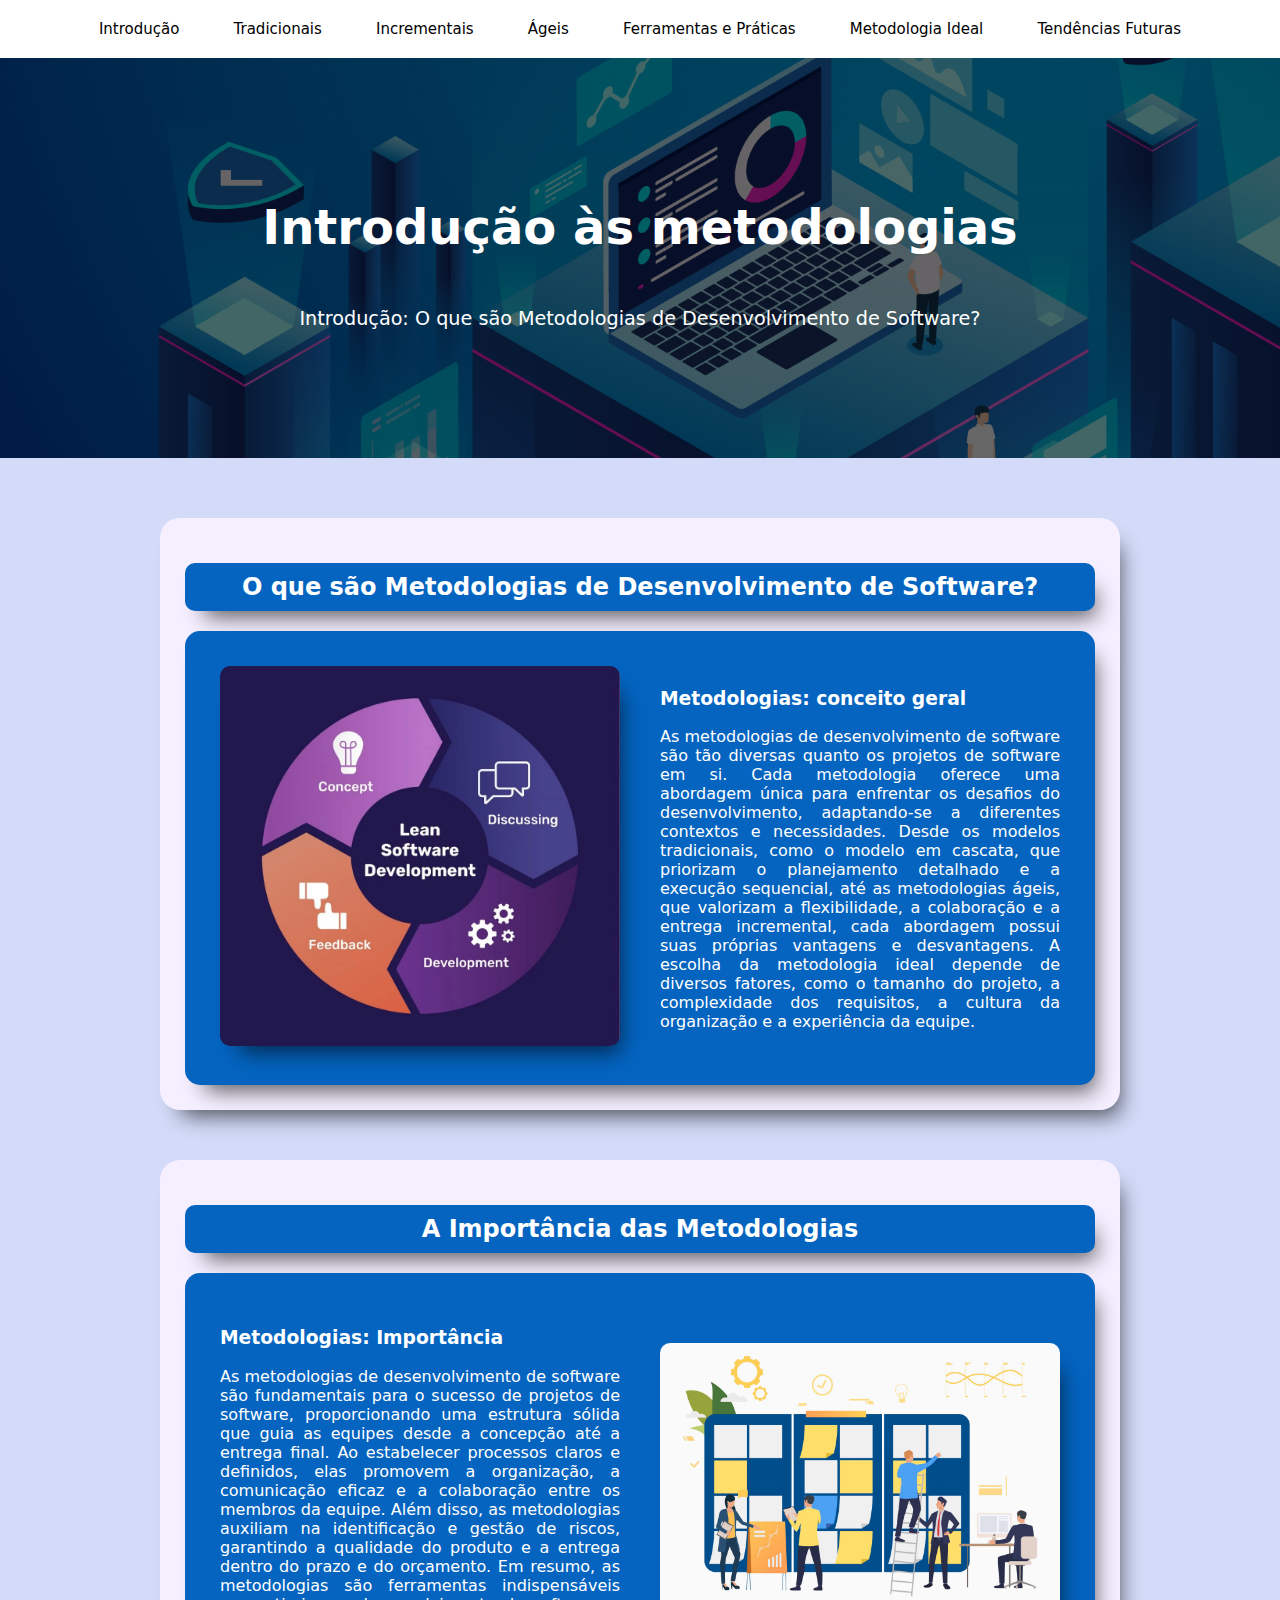
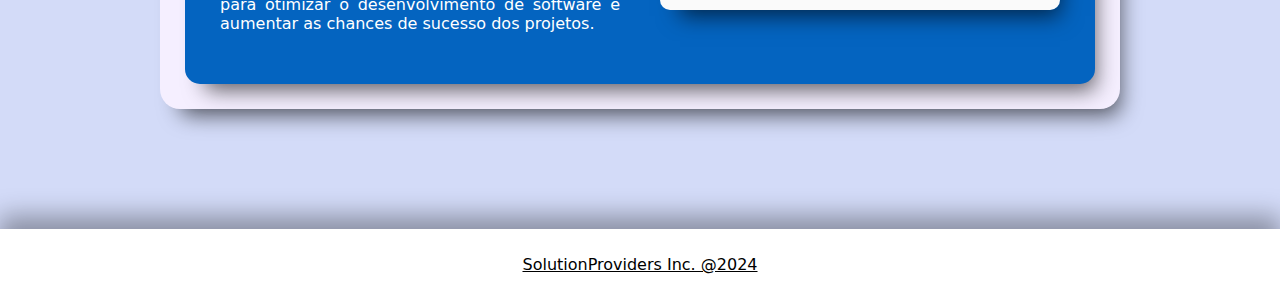
<file: pages/index.html>
<!DOCTYPE html>
<html lang="en">

<head>
    <meta charset="UTF-8" />
    <meta name="viewport" content="width=device-width, initial-scale=1.0" />
    <link rel="stylesheet" href="../themes/styles.css" />
    <link rel="stylesheet" href="../themes/fonts.css" />
    <title>Introdução às Metodologias</title>
</head>

<body>

    <nav>
        <ul>
            <li><a href="../pages/index.html">Introdução</a></li>
            <li><a href="../pages/tradicionais.html">Tradicionais</a></li>
            <li><a href="../pages/incrementais.html">Incrementais</a></li>
            <li><a href="../pages/ageis.html">Ágeis</a></li>
            <li><a href="../pages/ferramentas.html">Ferramentas e Práticas</a></li>
            <li><a href="../pages/metodologia_ideal.html">Metodologia Ideal</a></li>
            <li><a href="../pages/tendencias.html">Tendências Futuras</a></li>
        </ul>
    </nav>

    <div class="hero" style="background-image: url(../src/assets/image1.jpg);">
        <h1>Introdução às metodologias</h1>
        <p>Introdução: O que são Metodologias de Desenvolvimento de Software?</p>
    </div>


    <div class="container">
        <section class="card">
            <h2>O que são Metodologias de Desenvolvimento de Software?</h2>
            <div class="content-row">
                <div class="content-col">
                    <img style="max-width: 400px;" src="../src/assets/a1.jpeg" alt="Imagem padrão de referência">
                </div>
                <div class="content-col">
                    <h3>Metodologias: conceito geral</h3>

                    <p>As metodologias de desenvolvimento de software são tão diversas quanto os projetos de software em
                        si. Cada metodologia oferece uma abordagem única para enfrentar os desafios do desenvolvimento,
                        adaptando-se a diferentes contextos e necessidades. Desde os modelos tradicionais, como o modelo
                        em cascata, que priorizam o planejamento detalhado e a execução sequencial, até as metodologias
                        ágeis, que valorizam a flexibilidade, a colaboração e a entrega incremental, cada abordagem
                        possui suas próprias vantagens e desvantagens. A escolha da metodologia ideal depende de
                        diversos fatores, como o tamanho do projeto, a complexidade dos requisitos, a cultura da
                        organização e a experiência da equipe.
                    </p>
                </div>
            </div>
        </section>
        <section class="card">
            <h2>A Importância das Metodologias</h2>
            <div class="content-row">
                <div class="content-col">
                    <h3>Metodologias: Importância</h3>
                    <p>As metodologias de desenvolvimento de software são fundamentais para o sucesso
                        de projetos de software, proporcionando uma estrutura sólida que guia as equipes
                        desde a concepção até a entrega final. Ao estabelecer processos claros e
                        definidos, elas promovem a organização, a comunicação eficaz e a colaboração
                        entre os membros da equipe. Além disso, as metodologias auxiliam na
                        identificação e gestão de riscos, garantindo a qualidade do produto e a
                        entrega dentro do prazo e do orçamento. Em resumo, as metodologias são
                        ferramentas indispensáveis para otimizar o desenvolvimento de software e
                        aumentar as chances de sucesso dos projetos.
                    </p>
                </div>
                <div class="content-col">
                    <img style="max-width: 400px;" src="../src/assets/a2.jpg" alt="Imagem padrão de referência">
                </div>
            </div>
        </section>
    </div>

    <footer>
        <p>SolutionProviders Inc. @2024 </p>
    </footer>

</body </html>
</file>
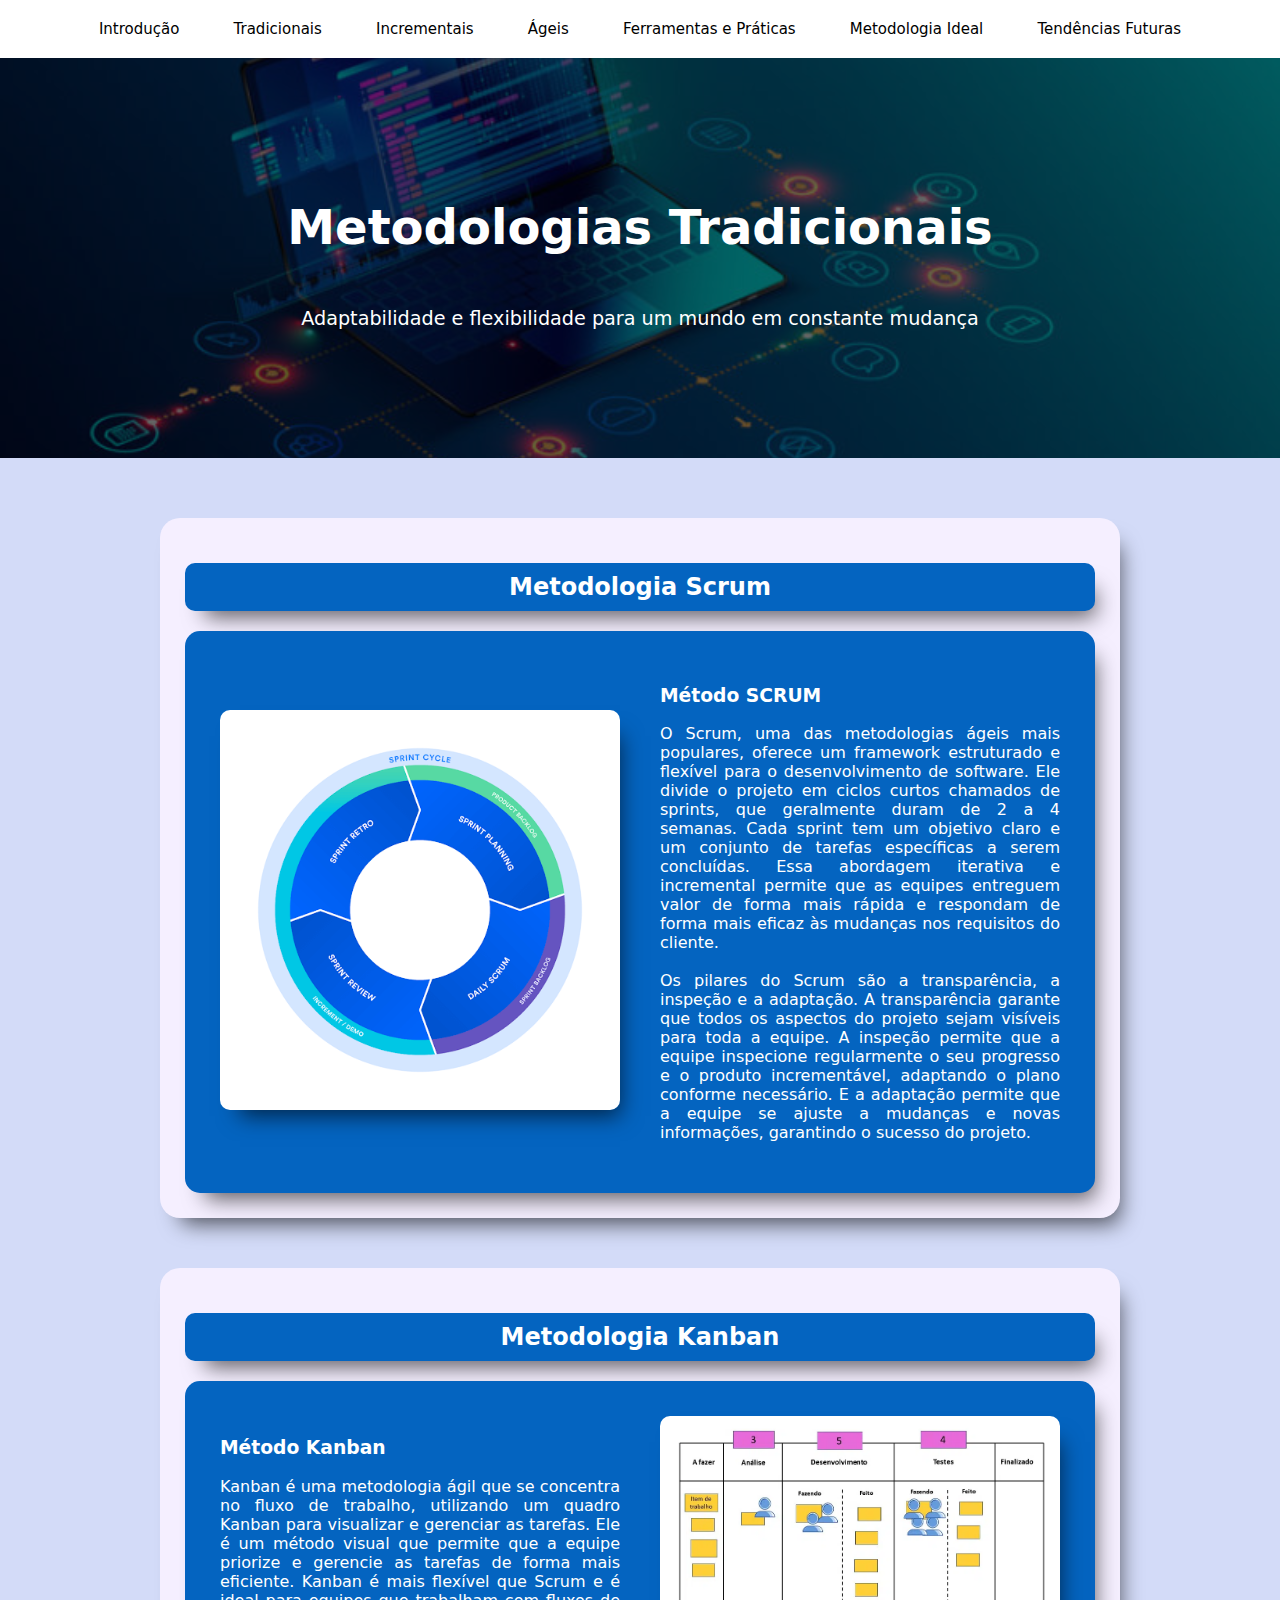
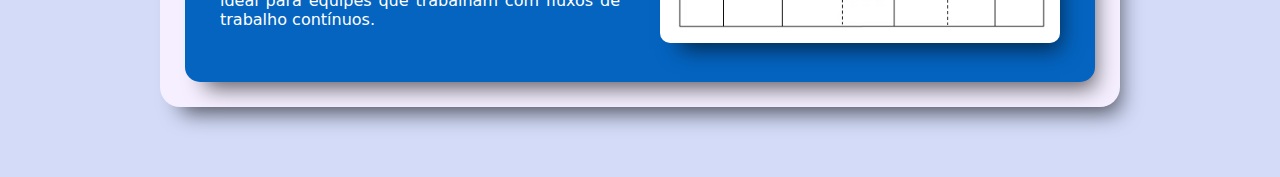
<file: pages/ageis.html>
<!DOCTYPE html>
<html lang="en">

<head>
    <meta charset="UTF-8" />
    <meta name="viewport" content="width=device-width, initial-scale=1.0" />
    <link rel="stylesheet" href="../themes/styles.css" />
    <link rel="stylesheet" href="../themes/fonts.css" />
    <title>Metodologias Ágeis</title>
</head>

<body>

    <nav>
        <ul>
            <li><a href="../pages/index.html">Introdução</a></li>
            <li><a href="../pages/tradicionais.html">Tradicionais</a></li>
            <li><a href="../pages/incrementais.html">Incrementais</a></li>
            <li><a href="../pages/ageis.html">Ágeis</a></li>
            <li><a href="../pages/ferramentas.html">Ferramentas e Práticas</a></li>
            <li><a href="../pages/metodologia_ideal.html">Metodologia Ideal</a></li>
            <li><a href="../pages/tendencias.html">Tendências Futuras</a></li>
        </ul>
    </nav>

    <div class="hero" style="background-image: url(../src/assets/image2.jpg);">
        <h1>Metodologias Tradicionais</h1>
        <p>Adaptabilidade e flexibilidade para um mundo em constante mudança</p>
    </div>

    <div class="container">
        <section class="card">
            <h2>Metodologia Scrum</h2>
            <div class="content-row">
                <div class="content-col">
                    <img style="max-width: 400px;" src="../src/assets/d1.png" alt="Imagem padrão de referência">
                </div>
                <div class="content-col">
                    <h3>Método SCRUM</h3>
                    <p>O Scrum, uma das metodologias ágeis mais populares, oferece um framework estruturado e flexível
                        para o desenvolvimento de software. Ele divide o projeto em ciclos curtos chamados de sprints,
                        que geralmente duram de 2 a 4 semanas. Cada sprint tem um objetivo claro e um conjunto de
                        tarefas específicas a serem concluídas. Essa abordagem iterativa e incremental permite que as
                        equipes entreguem valor de forma mais rápida e respondam de forma mais eficaz às mudanças nos
                        requisitos do cliente.
                        <br> <br>
                        Os pilares do Scrum são a transparência, a inspeção e a adaptação. A transparência garante que
                        todos os aspectos do projeto sejam visíveis para toda a equipe. A inspeção permite que a equipe
                        inspecione regularmente o seu progresso e o produto incrementável, adaptando o plano conforme
                        necessário. E a adaptação permite que a equipe se ajuste a mudanças e novas informações,
                        garantindo o sucesso do projeto.
                    </p>
                </div>
            </div>
        </section>
        <section class="card">
            <h2>Metodologia Kanban</h2>
            <div class="content-row">
                <div class="content-col">
                    <h3>Método Kanban</h3>
                    <p>Kanban é uma metodologia ágil que se concentra no fluxo de trabalho, utilizando um quadro Kanban
                        para visualizar e gerenciar as tarefas. Ele é um método visual que permite que a equipe priorize
                        e gerencie as tarefas de forma mais eficiente. Kanban é mais flexível que Scrum e é ideal para
                        equipes que trabalham com fluxos de trabalho contínuos.
                    </p>
                </div>
                <div class="content-col">
                    <img style="max-width: 400px;" src="../src/assets/d2.jpeg" alt="Imagem padrão de referência">
                </div>
            </div>
        </section>
    </div>

</body </html>
</file>
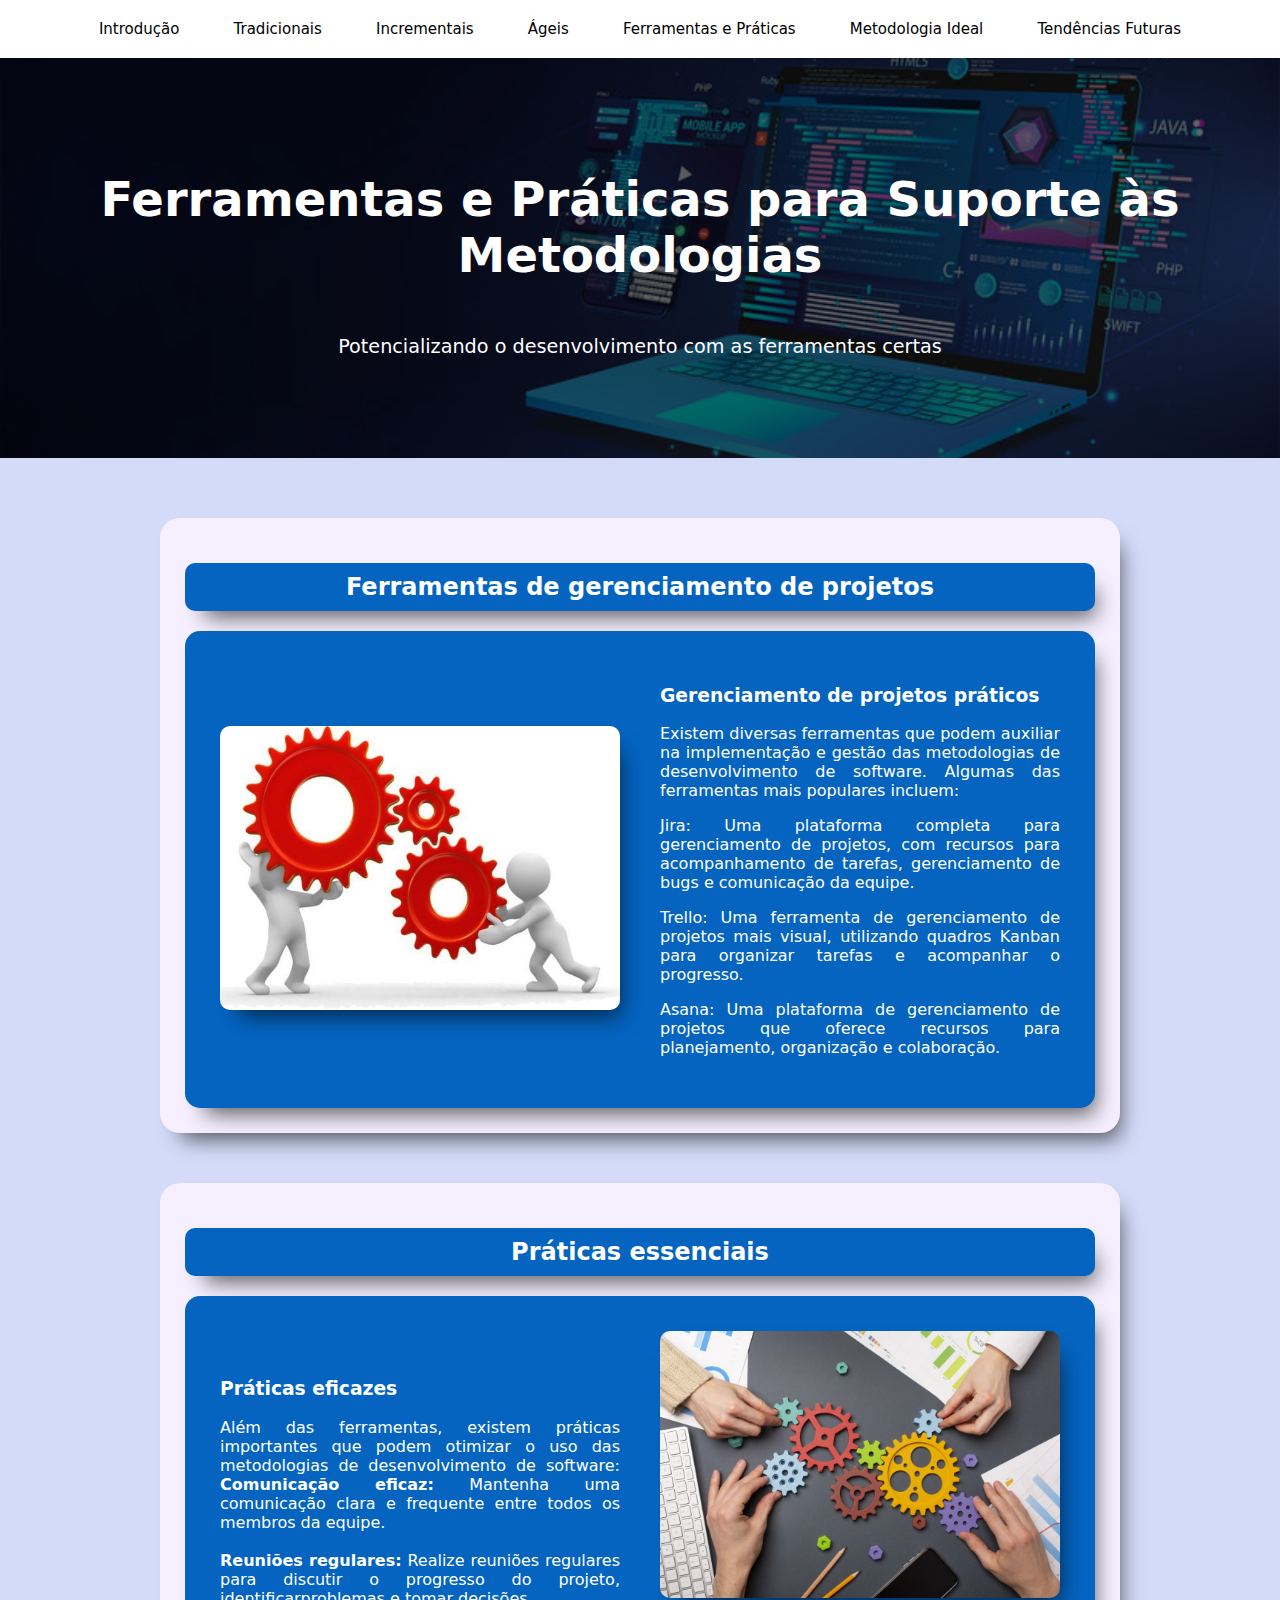
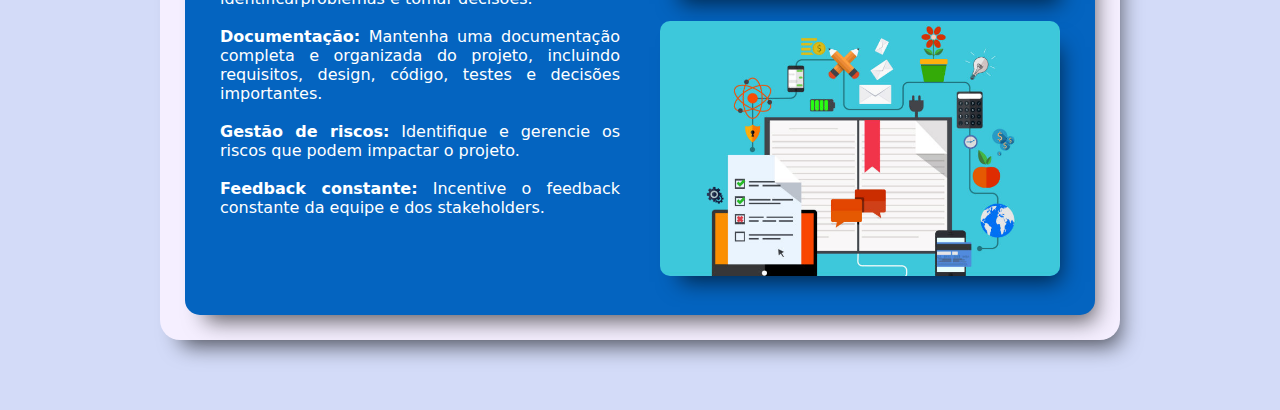
<file: pages/ferramentas.html>
<!DOCTYPE html>
<html lang="en">

<head>
    <meta charset="UTF-8" />
    <meta name="viewport" content="width=device-width, initial-scale=1.0" />
    <link rel="stylesheet" href="../themes/styles.css" />
    <link rel="stylesheet" href="../themes/fonts.css" />
    <title>Metodologias Incrementais e Iterativas</title>
</head>

<body>

    <nav>
        <ul>
            <li><a href="../pages/index.html">Introdução</a></li>
            <li><a href="../pages/tradicionais.html">Tradicionais</a></li>
            <li><a href="../pages/incrementais.html">Incrementais</a></li>
            <li><a href="../pages/ageis.html">Ágeis</a></li>
            <li><a href="../pages/ferramentas.html">Ferramentas e Práticas</a></li>
            <li><a href="../pages/metodologia_ideal.html">Metodologia Ideal</a></li>
            <li><a href="../pages/tendencias.html">Tendências Futuras</a></li>
        </ul>
    </nav>

    <div class="hero" style="background-image: url(../src/assets/image3.jpg);">
        <h1>Ferramentas e Práticas para Suporte às Metodologias</h1>
        <p>Potencializando o desenvolvimento com as ferramentas certas</p>
    </div>


    <div class="container">
        <section class="card">
            <h2>Ferramentas de gerenciamento de projetos</h2>
            <div class="content-row">
                <div class="content-col">
                    <img style="max-width: 400px;" src="../src/assets/e1.jpg" alt="Imagem padrão de referência">
                </div>
                <div class="content-col">
                    <h3>Gerenciamento de projetos práticos</h3>
                    <p>Existem diversas ferramentas que podem auxiliar na implementação e gestão das metodologias de
                        desenvolvimento de software. Algumas das ferramentas mais populares incluem:
                        <p>Jira: Uma plataforma completa para gerenciamento de projetos, com recursos para acompanhamento
                            de tarefas, gerenciamento de bugs e comunicação da equipe.
                        </p>
                        <p>Trello: Uma ferramenta de gerenciamento de projetos mais visual, utilizando quadros Kanban para
                            organizar tarefas e acompanhar o progresso.
                        </p>
                        <p>Asana: Uma plataforma de gerenciamento de projetos que oferece recursos para planejamento,
                            organização e colaboração.
                        </p>
                    </p>

                </div>
            </div>
        </section>
        <section class="card">
            <h2>Práticas essenciais</h2>
            <div class="content-row">
                <div class="content-col">
                    <h3>Práticas eficazes</h3>
                    <p> Além das ferramentas, existem práticas importantes que podem otimizar o uso das metodologias de
                        desenvolvimento de software:
                        <b>Comunicação eficaz:</b> Mantenha uma comunicação clara e frequente entre todos os membros da equipe.<br> <br>
                        <b>Reuniões regulares:</b> Realize reuniões regulares para discutir o progresso do projeto, identificarproblemas e tomar decisões.<br> <br>
                        <b>Documentação:</b> Mantenha uma documentação completa e organizada do projeto, incluindo requisitos, design, código, testes e decisões importantes.<br><br>
                        <b>Gestão de riscos:</b> Identifique e gerencie os riscos que podem impactar o projeto.<br><br>
                        <b>Feedback constante:</b> Incentive o feedback constante da equipe e dos stakeholders.<br><br>
                        </p>
                    </p>
                </div>
                <div class="content-col">
                    <img style="max-width: 400px;" src="../src/assets/e2.jfif" alt="Imagem padrão de referência"> <br><br>
                    <img style="max-width: 400px;" src="../src/assets/e3.jpg" alt="Imagem padrão de referência">
                </div>
            </div>
        </section>
    </div>

</body </html>
</file>
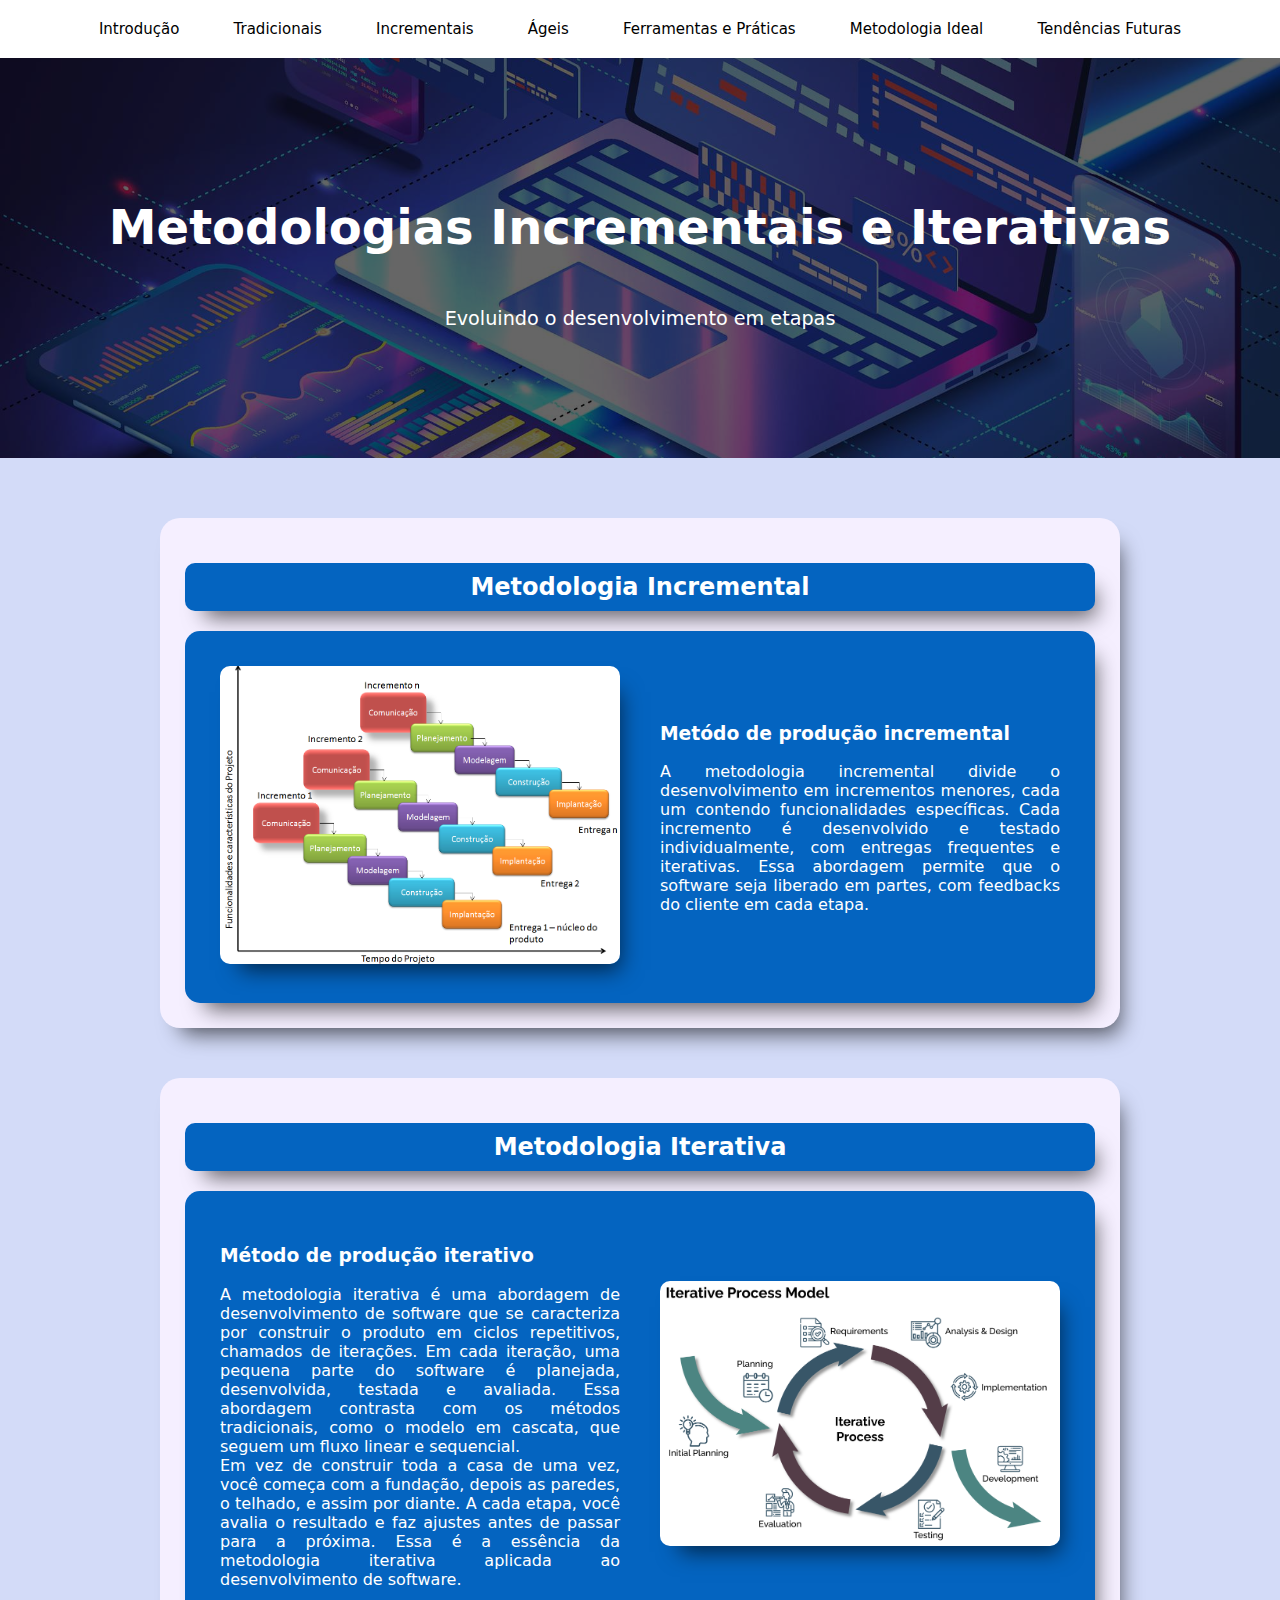
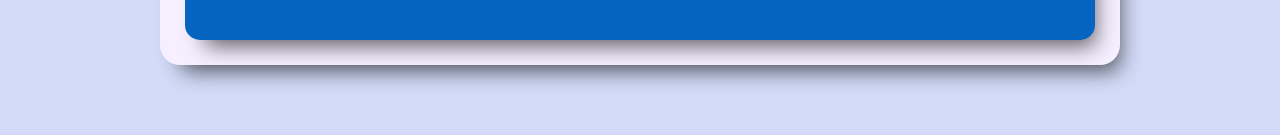
<file: pages/incrementais.html>
<!DOCTYPE html>
<html lang="en">

<head>
    <meta charset="UTF-8" />
    <meta name="viewport" content="width=device-width, initial-scale=1.0" />
    <link rel="stylesheet" href="../themes/styles.css" />
    <link rel="stylesheet" href="../themes/fonts.css" />
    <title>Metodologias Incrementais e Iterativas</title>
</head>

<body>

    <nav>
        <ul>
            <li><a href="../pages/index.html">Introdução</a></li>
            <li><a href="../pages/tradicionais.html">Tradicionais</a></li>
            <li><a href="../pages/incrementais.html">Incrementais</a></li>
            <li><a href="../pages/ageis.html">Ágeis</a></li>
            <li><a href="../pages/ferramentas.html">Ferramentas e Práticas</a></li>
            <li><a href="../pages/metodologia_ideal.html">Metodologia Ideal</a></li>
            <li><a href="../pages/tendencias.html">Tendências Futuras</a></li>
        </ul>
    </nav>

    <div class="hero" style="background-image: url(../src/assets/image4.jpg);">
        <h1>Metodologias Incrementais e Iterativas</h1>
        <p>Evoluindo o desenvolvimento em etapas</p>
    </div>


    <div class="container">
        <section class="card">
            <h2>Metodologia Incremental</h2>
            <div class="content-row">
                <div class="content-col">
                    <img style="max-width: 400px;" src="../src/assets/c1.png" alt="Imagem padrão de referência">
                </div>
                <div class="content-col">
                    <h3>Metódo de produção incremental</h3>
                    <p>A metodologia incremental divide o desenvolvimento em incrementos menores, cada um contendo
                        funcionalidades específicas. Cada incremento é desenvolvido e testado individualmente, com
                        entregas frequentes e iterativas. Essa abordagem permite que o software seja liberado em partes,
                        com feedbacks do cliente em cada etapa.
                    </p>
                </div>
            </div>
        </section>
        <section class="card">
            <h2>Metodologia Iterativa</h2>
            <div class="content-row">
                <div class="content-col">
                    <h3>Método de produção iterativo</h3>
                    <p>A metodologia iterativa é uma abordagem de desenvolvimento de software que se caracteriza por
                        construir o produto em ciclos repetitivos, chamados de iterações. Em cada iteração, uma pequena
                        parte do software é planejada, desenvolvida, testada e avaliada. Essa abordagem contrasta com os
                        métodos tradicionais, como o modelo em cascata, que seguem um fluxo linear e sequencial. <br>
                        Em vez de construir toda a casa de uma vez, você começa com a fundação, depois as paredes, o
                        telhado, e assim por diante. A cada etapa, você avalia o resultado e faz ajustes antes de passar
                        para a próxima. Essa é a essência da metodologia iterativa aplicada ao desenvolvimento de
                        software.
                    </p>
                </div>
                <div class="content-col">
                    <img style="max-width: 400px;" src="../src/assets/c2.png" alt="Imagem padrão de referência">
                </div>
            </div>
        </section>
    </div>

</body </html>
</file>
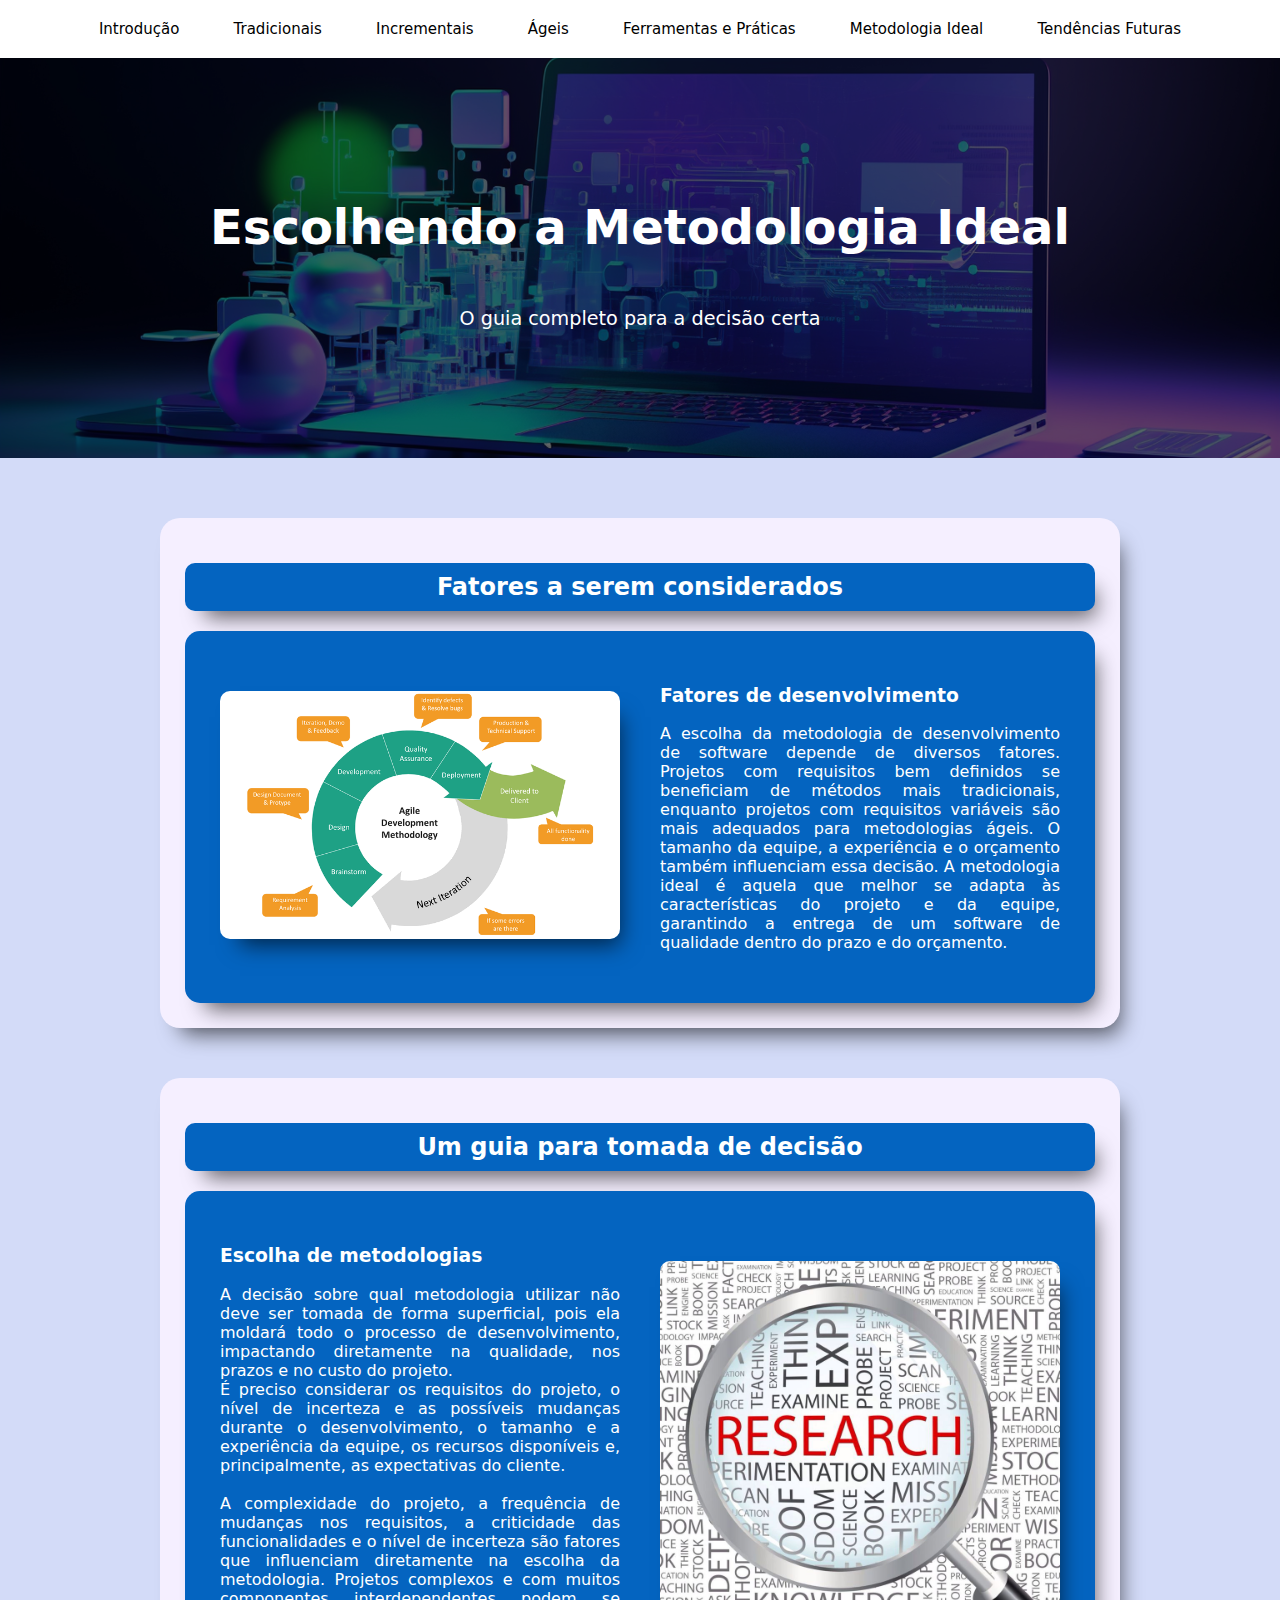
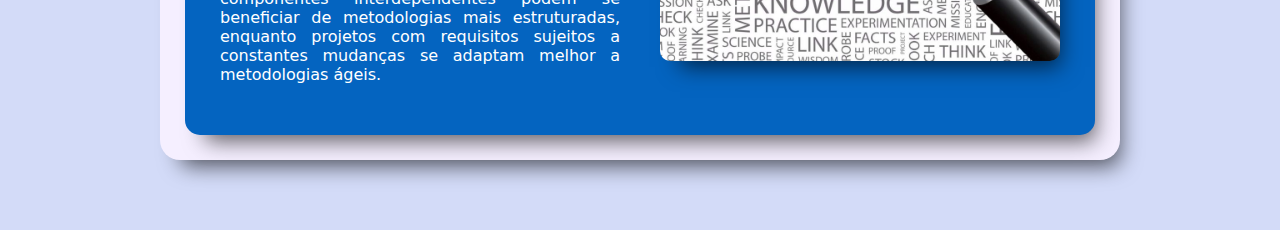
<file: pages/metodologia_ideal.html>
<!DOCTYPE html>
<html lang="en">

<head>
    <meta charset="UTF-8" />
    <meta name="viewport" content="width=device-width, initial-scale=1.0" />
    <link rel="stylesheet" href="../themes/styles.css" />
    <link rel="stylesheet" href="../themes/fonts.css" />
    <title>Escolhendo a Metodologia Ideal</title>
</head>

<body>

    <nav>
        <ul>
            <li><a href="../pages/index.html">Introdução</a></li>
            <li><a href="../pages/tradicionais.html">Tradicionais</a></li>
            <li><a href="../pages/incrementais.html">Incrementais</a></li>
            <li><a href="../pages/ageis.html">Ágeis</a></li>
            <li><a href="../pages/ferramentas.html">Ferramentas e Práticas</a></li>
            <li><a href="../pages/metodologia_ideal.html">Metodologia Ideal</a></li>
            <li><a href="../pages/tendencias.html">Tendências Futuras</a></li>
        </ul>
    </nav>

    <div class="hero" style="background-image: url(../src/assets/image6.jpeg);">
        <h1>Escolhendo a Metodologia Ideal</h1>
        <p>O guia completo para a decisão certa</p>
    </div>


    <div class="container">
        <section class="card">
            <h2>Fatores a serem considerados</h2>
            <div class="content-row">
                <div class="content-col">
                    <img style="max-width: 400px;" src="../src/assets/f1.jpeg" alt="Imagem padrão de referência">
                </div>
                <div class="content-col">
                    <h3>Fatores de desenvolvimento</h3>
                    <p> A escolha da metodologia de desenvolvimento de software depende de diversos fatores. Projetos
                        com requisitos bem definidos se beneficiam de métodos mais tradicionais, enquanto projetos com
                        requisitos variáveis são mais adequados para metodologias ágeis. O tamanho da equipe, a
                        experiência e o orçamento também influenciam essa decisão. A metodologia ideal é aquela que
                        melhor se adapta às características do projeto e da equipe, garantindo a entrega de um software
                        de qualidade dentro do prazo e do orçamento.
                    </p>
                </div>
            </div>
        </section>
        <section class="card">
            <h2>Um guia para tomada de decisão</h2>
            <div class="content-row">
                <div class="content-col">
                    <h3>Escolha de metodologias</h3>
                    <p>A decisão sobre qual metodologia utilizar não deve ser tomada de forma superficial, pois ela
                        moldará todo o processo de desenvolvimento, impactando diretamente na qualidade, nos prazos e no
                        custo do projeto.
                        <br>
                        É preciso considerar os requisitos do projeto, o nível de incerteza e as possíveis mudanças
                        durante o desenvolvimento, o tamanho e a experiência da equipe, os recursos disponíveis e,
                        principalmente, as expectativas do cliente.
                        <br><br>
                        A complexidade do projeto, a frequência de mudanças nos requisitos, a criticidade das
                        funcionalidades e o nível de incerteza são fatores que influenciam diretamente na escolha da
                        metodologia. Projetos complexos e com muitos componentes interdependentes podem se beneficiar de
                        metodologias mais estruturadas, enquanto projetos com requisitos sujeitos a constantes mudanças
                        se adaptam melhor a metodologias ágeis.
                    </p>
                </div>
                <div class="content-col">
                    <img style="max-height: 400px;" src="../src/assets/f2.jpg" alt="Imagem padrão de referência">
                </div>
            </div>
        </section>
    </div>

</body </html>
</file>
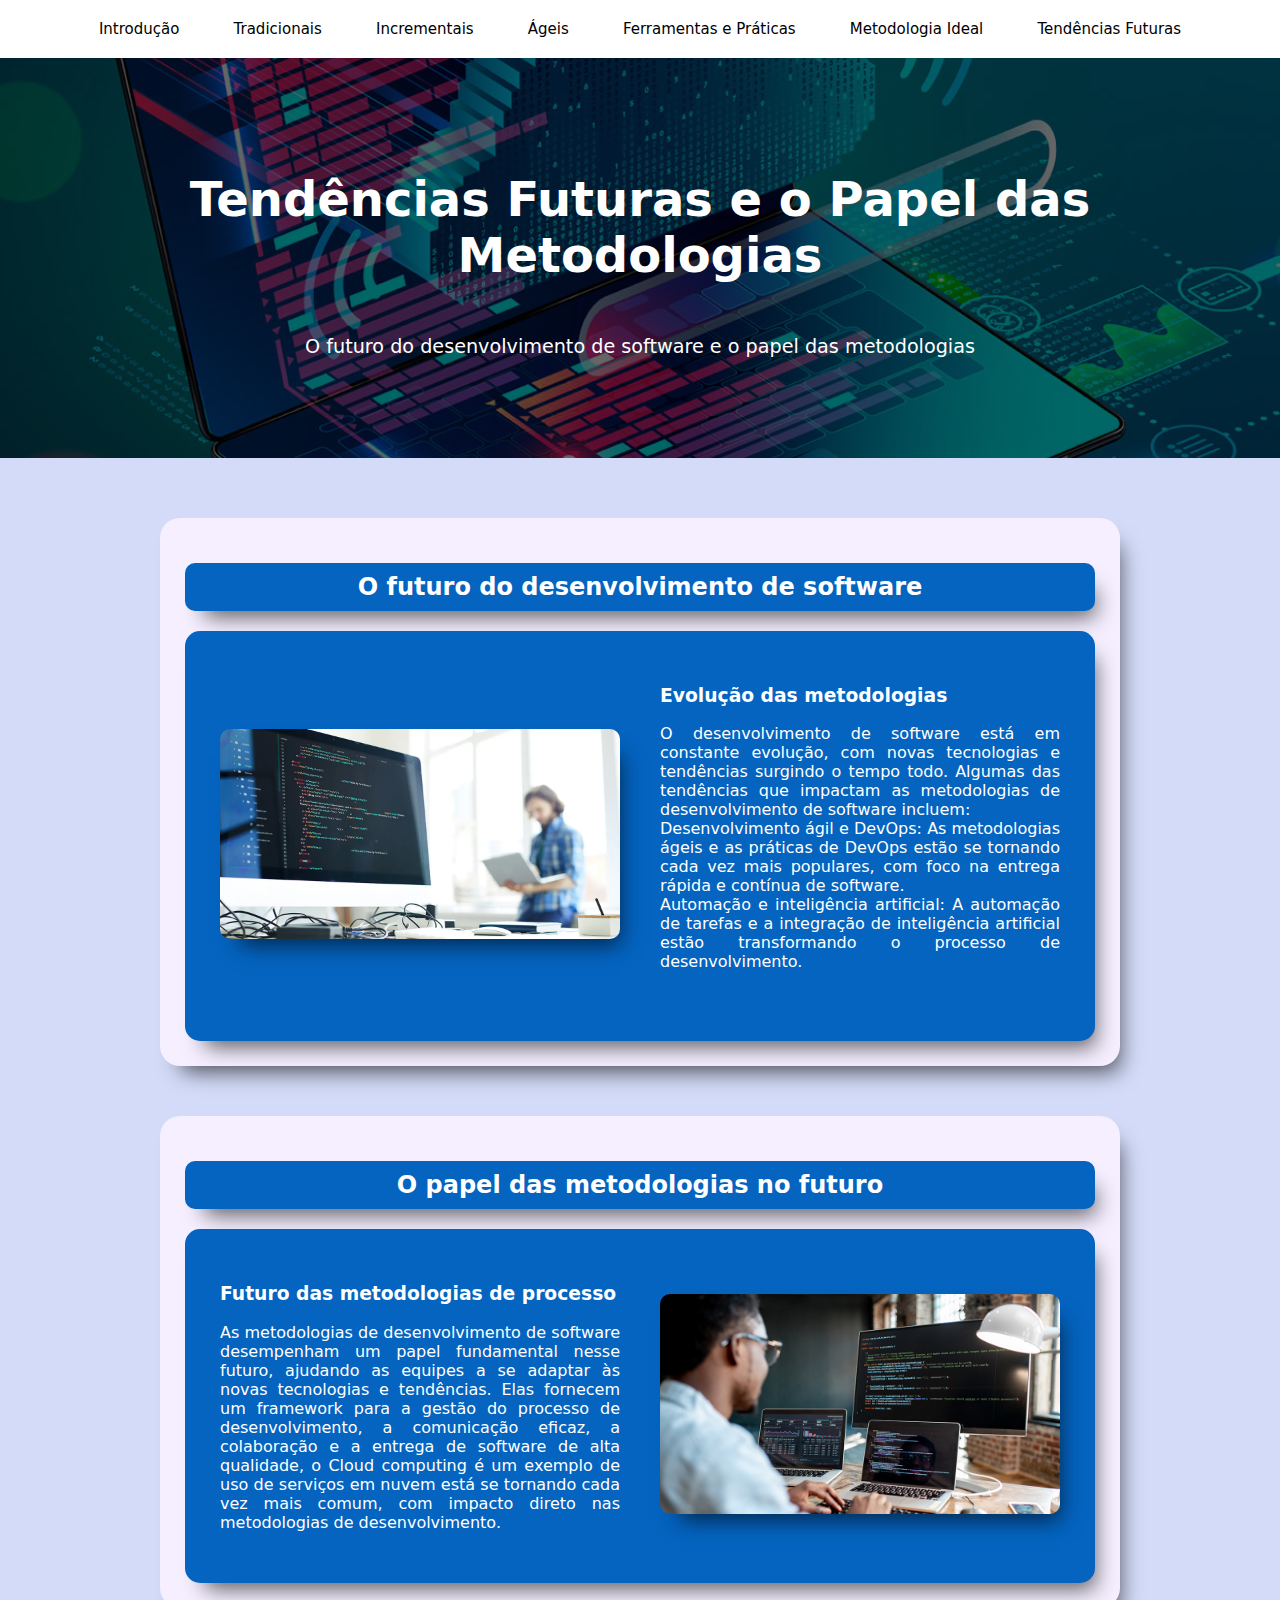
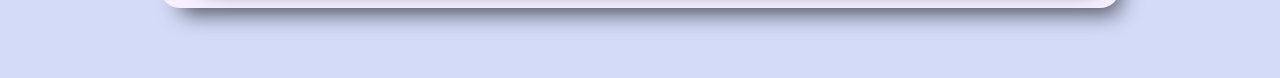
<file: pages/tendencias.html>
<!DOCTYPE html>
<html lang="en">

<head>
    <meta charset="UTF-8" />
    <meta name="viewport" content="width=device-width, initial-scale=1.0" />
    <link rel="stylesheet" href="../themes/styles.css" />
    <link rel="stylesheet" href="../themes/fonts.css" />
    <title>Tendências Futuras e o Papel das Metodologias</title>
</head>

<body>

    <nav>
        <ul>
            <li><a href="../pages/index.html">Introdução</a></li>
            <li><a href="../pages/tradicionais.html">Tradicionais</a></li>
            <li><a href="../pages/incrementais.html">Incrementais</a></li>
            <li><a href="../pages/ageis.html">Ágeis</a></li>
            <li><a href="../pages/ferramentas.html">Ferramentas e Práticas</a></li>
            <li><a href="../pages/metodologia_ideal.html">Metodologia Ideal</a></li>
            <li><a href="../pages/tendencias.html">Tendências Futuras</a></li>
        </ul>
    </nav>

    <div class="hero" style="background-image: url(../src/assets/image7.jpg);">
        <h1>Tendências Futuras e o Papel das Metodologias</h1>
        <p>O futuro do desenvolvimento de software e o papel das metodologias</p>
    </div>


    <div class="container">
        <section class="card">
            <h2>O futuro do desenvolvimento de software</h2>
            <div class="content-row">
                <div class="content-col">
                    <img style="max-width: 400px;" src="../src/assets/g1.jpeg" alt="Imagem padrão de referência">
                </div>
                <div class="content-col">
                    <h3>Evolução das metodologias</h3>
                    <p>O desenvolvimento de software está em constante evolução, com novas tecnologias e tendências
                        surgindo o tempo todo. Algumas das tendências que impactam as metodologias de desenvolvimento de
                        software incluem:<br>
                        Desenvolvimento ágil e DevOps: As metodologias ágeis e as práticas de DevOps estão se tornando
                        cada vez mais populares, com foco na entrega rápida e contínua de software.<br>
                        Automação e inteligência artificial: A automação de tarefas e a integração de inteligência
                        artificial estão transformando o processo de desenvolvimento.<br>
                        <br>
                    </p>
                </div>
            </div>
        </section>
        <section class="card">
            <h2>O papel das metodologias no futuro</h2>
            <div class="content-row">
                <div class="content-col">
                    <h3>Futuro das metodologias de processo</h3>
                    <p>As metodologias de desenvolvimento de software desempenham um papel fundamental nesse futuro,
                        ajudando as equipes a se adaptar às novas tecnologias e tendências. Elas fornecem um framework
                        para a gestão do processo de desenvolvimento, a comunicação eficaz, a colaboração e a entrega de
                        software de alta qualidade, o Cloud computing é um exemplo de uso de serviços em nuvem está se
                        tornando cada vez mais comum, com impacto
                        direto nas metodologias de desenvolvimento.
                    </p>
                </div>
                <div class="content-col">
                    <img style="max-width: 400px;" src="../src/assets/g2.jpg" alt="Imagem padrão de referência">
                </div>
            </div>
        </section>
    </div>

</body </html>
</file>
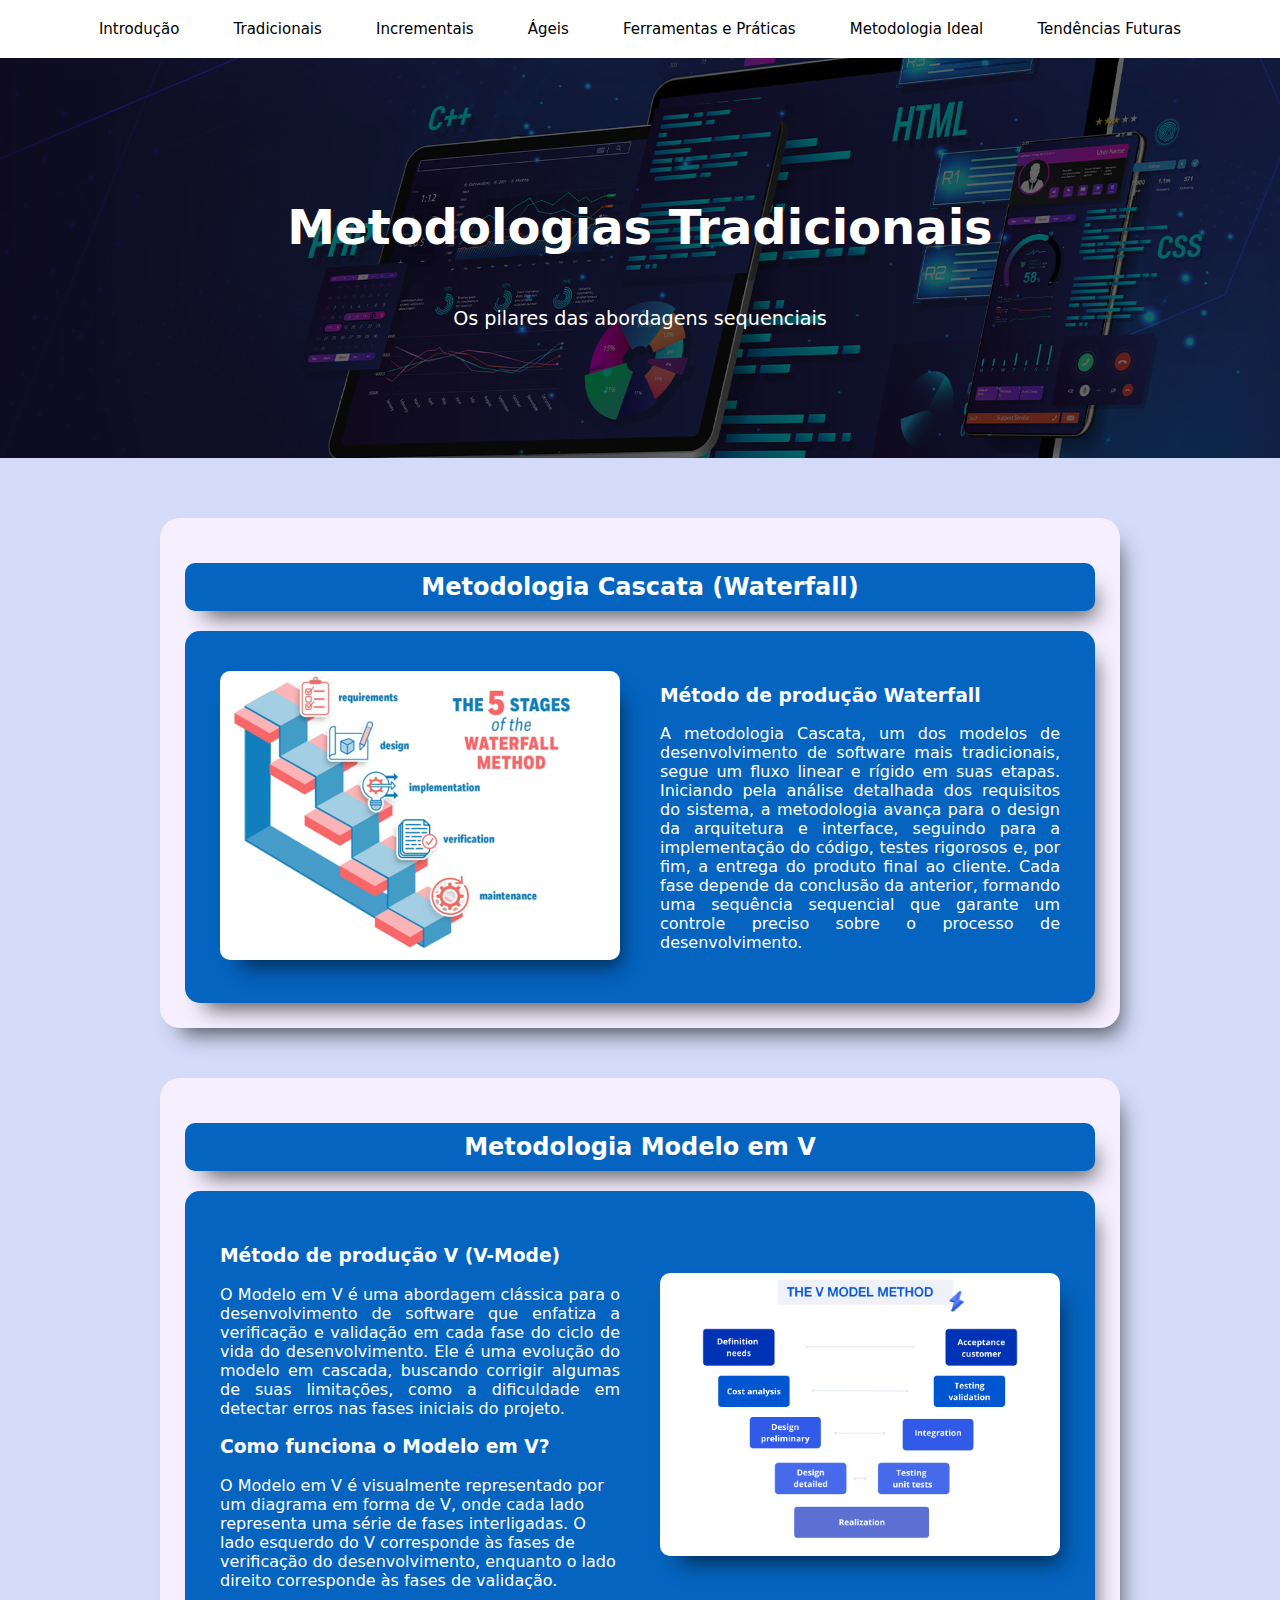
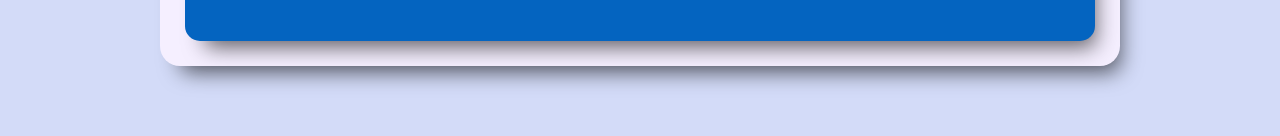
<file: pages/tradicionais.html>
<!DOCTYPE html>
<html lang="en">

<head>
    <meta charset="UTF-8" />
    <meta name="viewport" content="width=device-width, initial-scale=1.0" />
    <link rel="stylesheet" href="../themes/styles.css" />
    <link rel="stylesheet" href="../themes/fonts.css" />
    <title>Metodologias Tradicionais</title>
</head>

<body>

    <nav>
        <ul>
            <ul>
                <li><a href="../pages/index.html">Introdução</a></li>
                <li><a href="../pages/tradicionais.html">Tradicionais</a></li>
                <li><a href="../pages/incrementais.html">Incrementais</a></li>
                <li><a href="../pages/ageis.html">Ágeis</a></li>
                <li><a href="../pages/ferramentas.html">Ferramentas e Práticas</a></li>
                <li><a href="../pages/metodologia_ideal.html">Metodologia Ideal</a></li>
                <li><a href="../pages/tendencias.html">Tendências Futuras</a></li>
            </ul>
    </nav>

    <div class="hero" style="background-image: url(../src/assets/image5.jpg);">
        <h1>Metodologias Tradicionais</h1>
        <p>Os pilares das abordagens sequenciais</p>
    </div>


    <div class="container">
        <section class="card">
            <h2>Metodologia Cascata (Waterfall)</h2>
            <div class="content-row">
                <div class="content-col">
                    <img style="max-width: 400px;" src="../src/assets/b1.png" alt="Imagem padrão de referência">
                </div>
                <div class="content-col">
                    <h3>Método de produção Waterfall</h3>
                    <p>A metodologia Cascata, um dos modelos de desenvolvimento de software mais tradicionais, segue um
                        fluxo linear e rígido em suas etapas. Iniciando pela análise detalhada dos requisitos do
                        sistema, a metodologia avança para o design da arquitetura e interface, seguindo para a
                        implementação do código, testes rigorosos e, por fim, a entrega do produto final ao cliente.
                        Cada fase depende da conclusão da anterior, formando uma sequência sequencial que garante um
                        controle preciso sobre o processo de desenvolvimento.
                    </p>
                </div>
            </div>
        </section>
        <section class="card">
            <h2>Metodologia Modelo em V</h2>
            <div class="content-row">
                <div class="content-col">
                    <h3>Método de produção V (V-Mode)</h3>
                    <p>O Modelo em V é uma abordagem clássica para o desenvolvimento de software que enfatiza a
                        verificação e validação em cada fase do ciclo de vida do desenvolvimento. Ele é uma evolução do
                        modelo em cascada, buscando corrigir algumas de suas limitações, como a dificuldade em detectar
                        erros nas fases iniciais do projeto.

                        <h3>Como funciona o Modelo em V?</h3>

                        O Modelo em V é visualmente representado por um diagrama em forma de V, onde cada lado
                        representa uma série de fases interligadas. O lado esquerdo do V corresponde às fases de
                        verificação do desenvolvimento, enquanto o lado direito corresponde às fases de validação.
                    </p>
                </div>
                <div class="content-col">
                    <img style="max-width: 400px;" src="../src/assets/b2.png" alt="Imagem padrão de referência">
                </div>
            </div>
        </section>
    </div>

</body </html>
</file>
<file: themes/styles.css>
body {
    background-color: #d3dbf8;
    margin: 0;
    font-family: sans-serif;
}

/* navbar */

nav {
    background-color: white;
    color: #fff;
    padding: 10px;
    box-shadow: 5px 3px 3px black;
    font-size: small;
}

nav ul {
    list-style: none;
    margin: 0;
    padding: 0;
    text-align: center;
}

nav li {
    display: inline-block;
    margin: 0 15px;
    padding: 10px;
}

nav a {
    text-decoration: none;
    color: #000000;
    font-size: 15px;
}

nav a:hover {
    background-color: #0464c0;
    border-radius: 8px;
    color: rgb(255, 255, 255);
    padding: 10px 10px;
    -webkit-box-shadow: 10px 16px 21px -10px rgba(0,0,0,0.82);
    -moz-box-shadow: 10px 16px 21px -10px rgba(0,0,0,0.82);
    box-shadow: 10px 16px 21px -10px rgba(0,0,0,0.82);
    ;}

/* hero */

.hero {
    background-size: cover;
    background-position: center;
    height: 400px;
    display: flex;
    justify-content: center;
    align-items: center;
    color: #fff;
    text-align: center;
    background-blend-mode: multiply;
    background-color: rgba(0, 0, 0, 0.6);
    flex-direction: column;
}

.hero h1 {
    font-size: 3em;
}

.hero p {
    font-size: 1.2em;
}

/* sections */

.container {
    max-width: 960px;
    margin: 0 auto;
    padding: 20px;
}

section {
    margin-top: 40px;
}

.card:hover {
    -webkit-box-shadow: 0px 0px 38px 0px rgba(0, 0, 0, 0.7);
    -moz-box-shadow: 0px 0px 38px 0px rgba(0, 0, 0, 0.7);
    box-shadow: 0px 0px 38px 0px rgba(0, 0, 0, 0.7);
}

h2 {
    text-align: center;
    margin-bottom: 20px;
    background-color: #0464c0;
    padding: 10px;
    border-radius: 10px;
    -webkit-box-shadow: 10px 16px 21px -10px rgba(0,0,0,0.62);
    -moz-box-shadow: 10px 16px 21px -10px rgba(0,0,0,0.62);
    box-shadow: 10px 16px 21px -10px rgba(0,0,0,0.62);
    ;
}

.content-row {
    display: flex;
    justify-content: center;
    align-items: center;
    background-color: #0464c0;
    -webkit-box-shadow: 10px 16px 21px -10px rgba(0,0,0,0.62);
    -moz-box-shadow: 10px 16px 21px -10px rgba(0,0,0,0.62);
    box-shadow: 10px 16px 21px -10px rgba(0,0,0,0.62);
    ;
    border-radius: 15px;
    padding: 15px 15px;

}

.content-col {
    width: 50%; 
    padding: 20px;
}

.content-col img {
    height: auto;
    border-radius: 10px;
    -webkit-box-shadow: 10px 16px 21px -10px rgba(0,0,0,0.62);
    -moz-box-shadow: 10px 16px 21px -10px rgba(0,0,0,0.62);
    box-shadow: 10px 16px 21px -10px rgba(0,0,0,0.62);
    ;
}

.content-col p {
    text-align: justify;
}

.card {
    color: white;
    background-color: #F5EFFF;
    padding: 25px;
    border-radius: 20px;
    -webkit-box-shadow: 10px 16px 21px -10px rgba(0,0,0,0.62);
    -moz-box-shadow: 10px 16px 21px -10px rgba(0,0,0,0.62);
    box-shadow: 10px 16px 21px -10px rgba(0,0,0,0.62);
    ;
    margin-bottom: 50px;
}

/* footer */
footer {
    display: flex;
    background-color: white;
    margin-top: 50px;
    font-size: large;
    color: black;
    width: 100%;
    height: fit-content;
    text-align: center;
    position: absolute;
    align-items: center;
    justify-content: center;
    -webkit-box-shadow: 0px -12px 26px 1px rgba(0, 0, 0, 0.35);
    -moz-box-shadow: 0px -12px 26px 1px rgba(0, 0, 0, 0.35);
    box-shadow: 0px -12px 26px 1px rgba(0, 0, 0, 0.35);
}

footer p {
    padding: 10px;
    text-decoration: underline;
}
</file>
<file: themes/fonts.css>
* {
    font-family:system-ui, -apple-system, BlinkMacSystemFont, 'Segoe UI', Roboto, Oxygen, Ubuntu, Cantarell, 'Open Sans', 'Helvetica Neue', sans-serif;
}

p {
    font-size: 16px;
}
</file>
